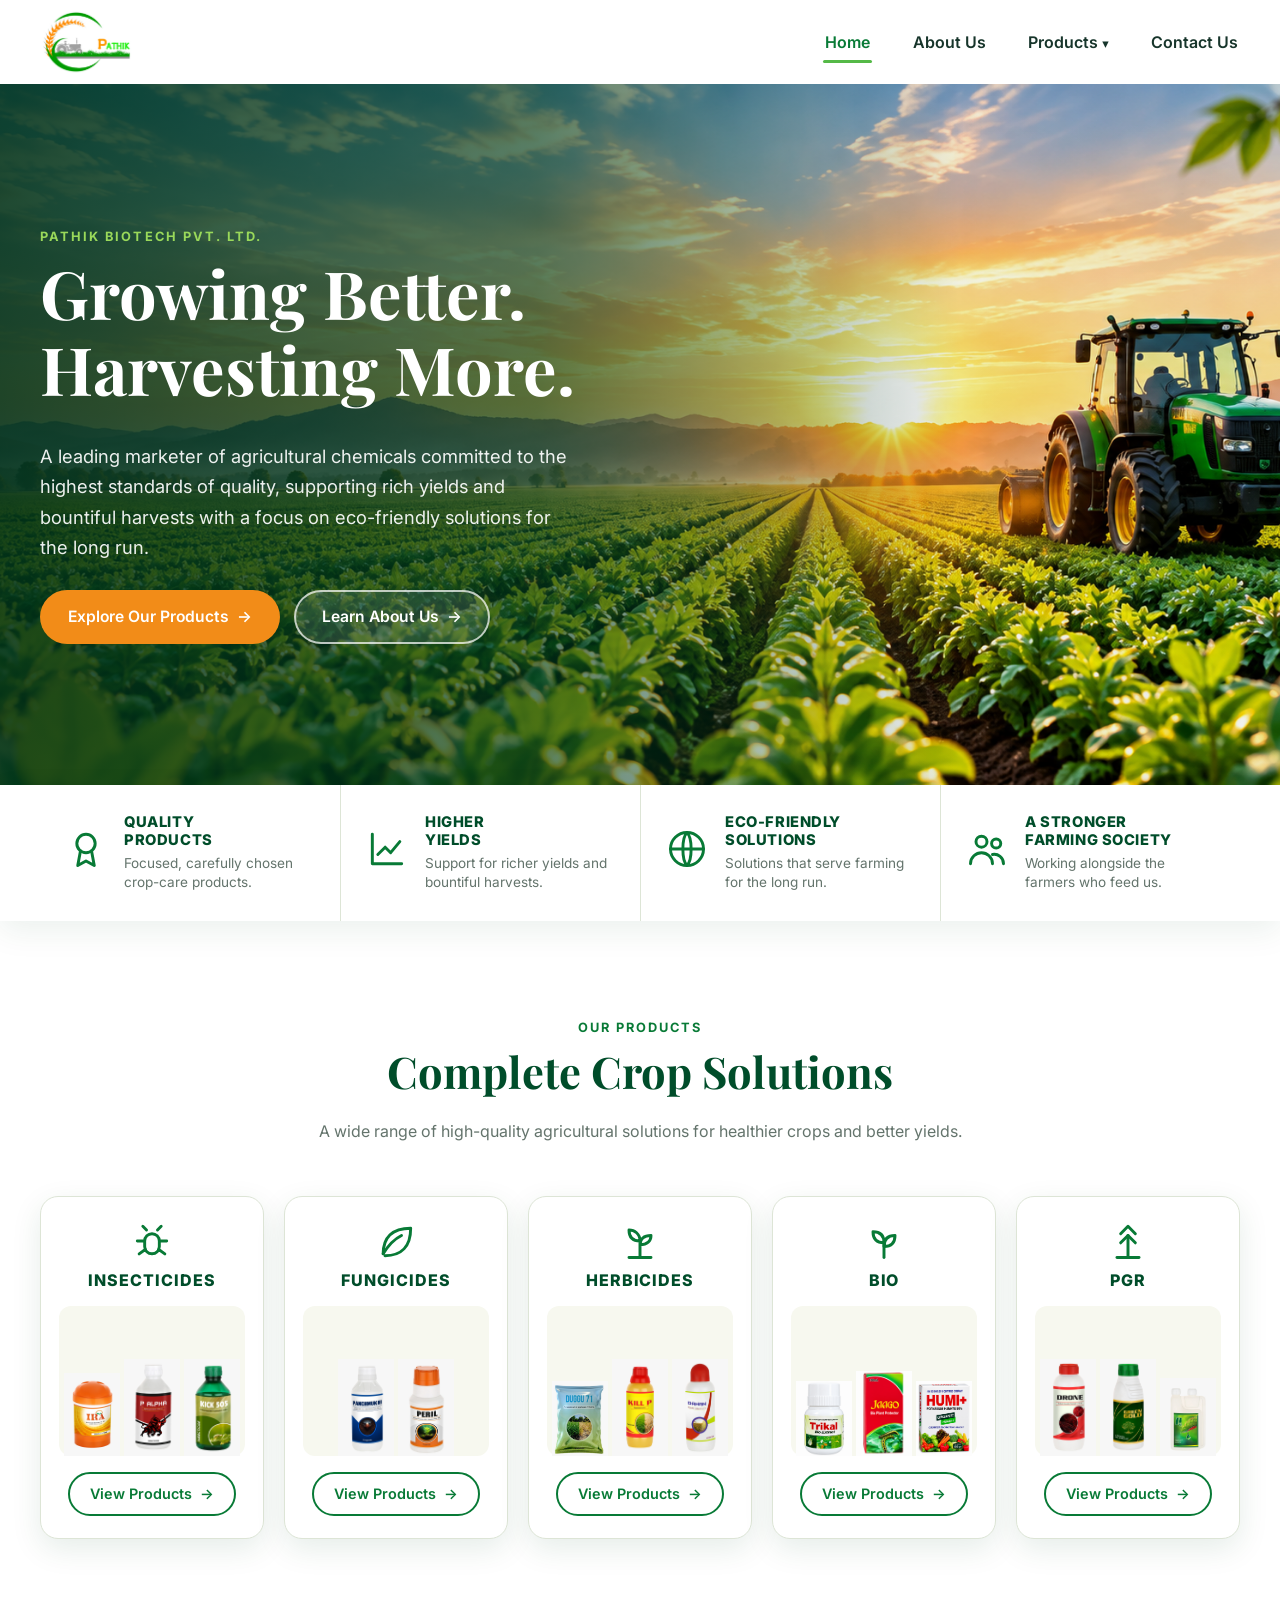
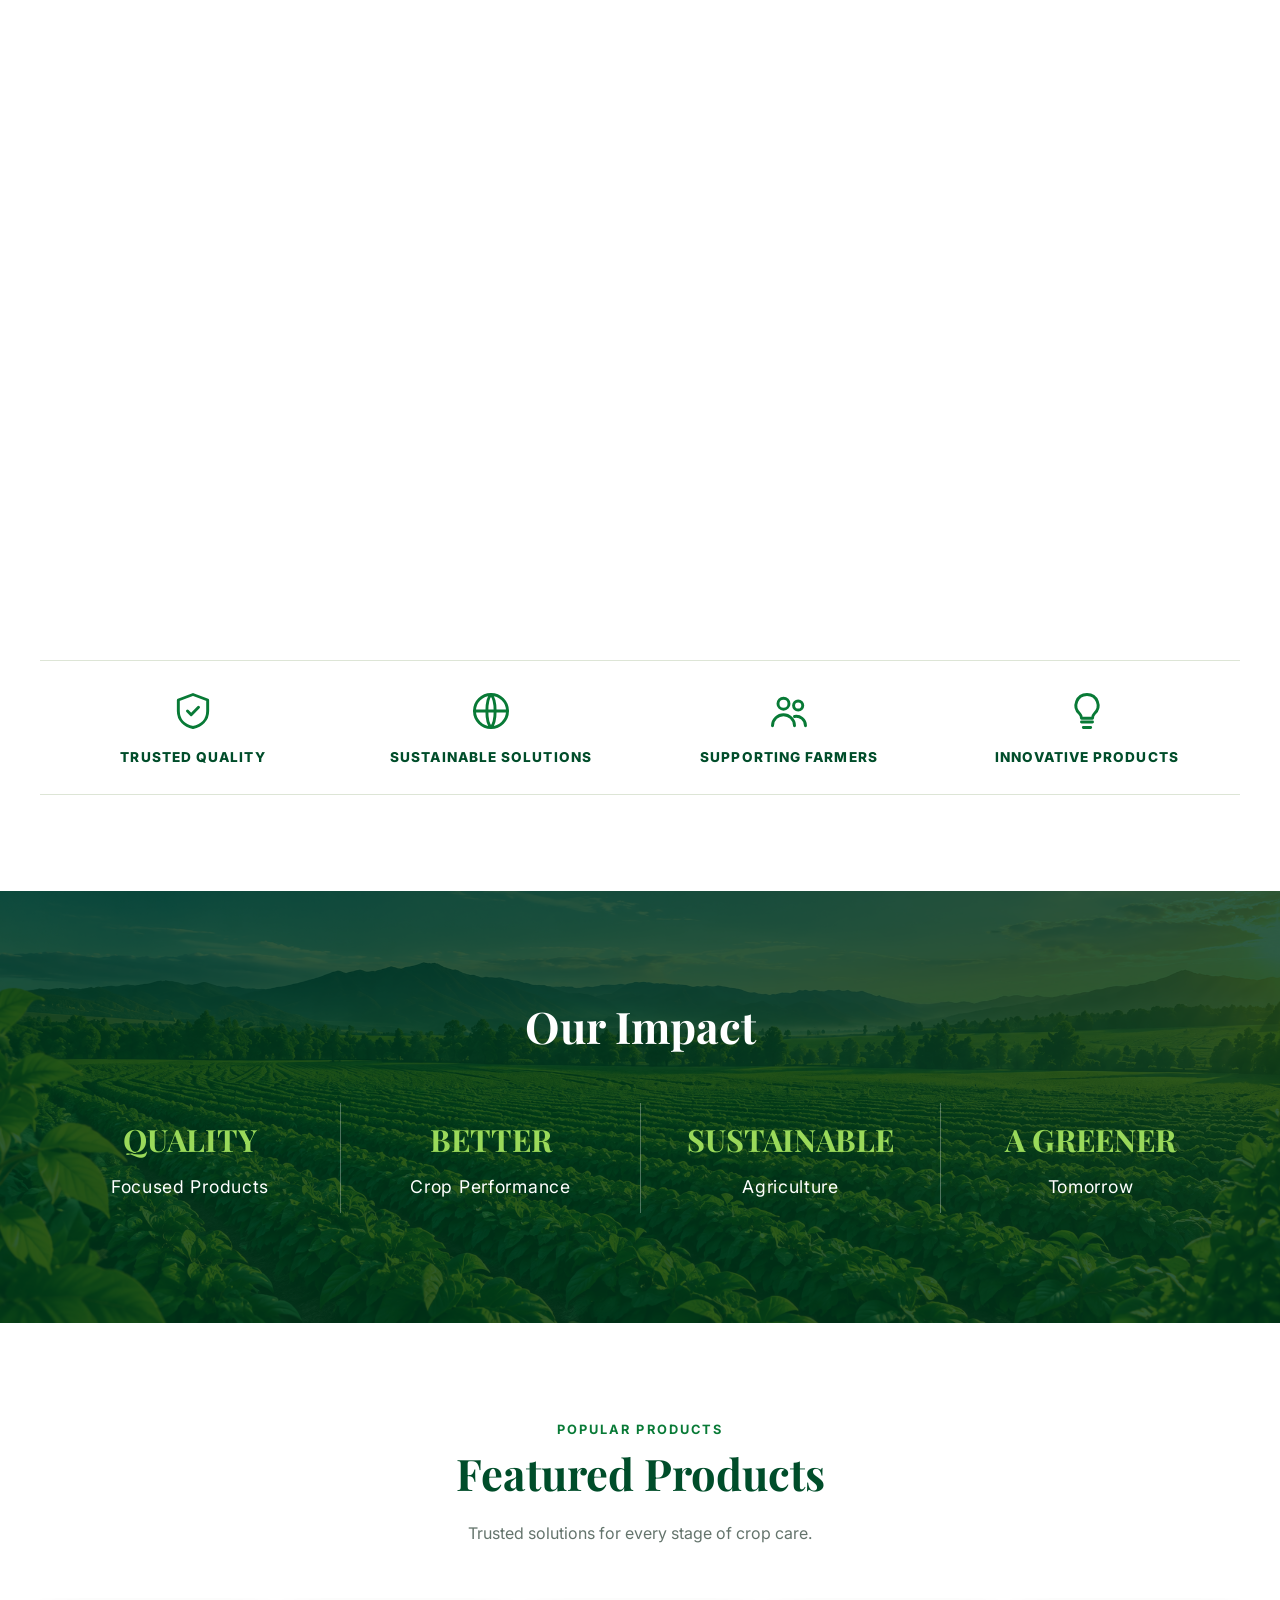
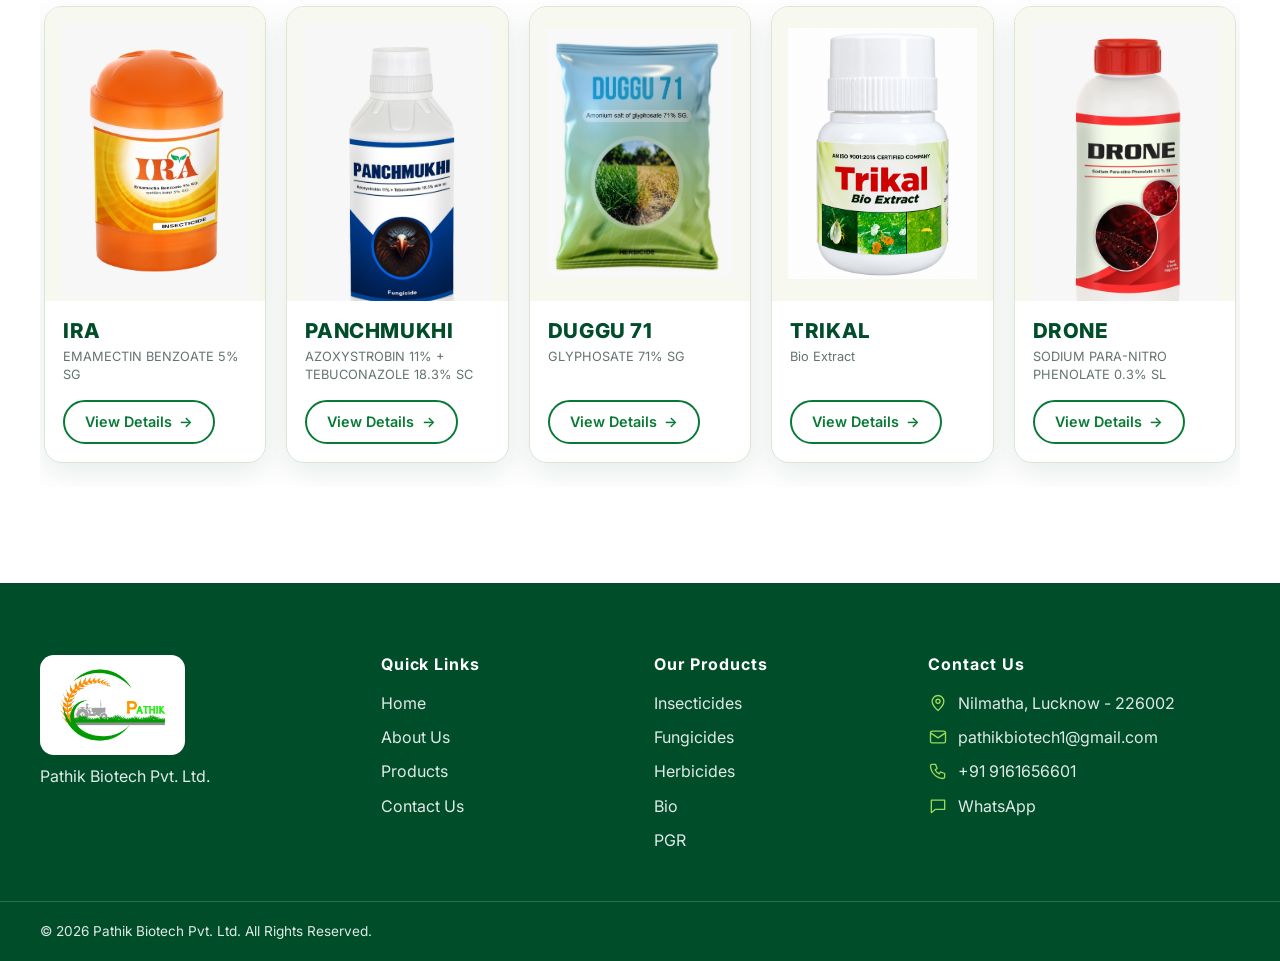
<file: index.html>
<!DOCTYPE html>
<html lang="en">
<head>
  <meta charset="utf-8">
  <meta name="viewport" content="width=device-width, initial-scale=1">
  <title>Pathik Biotech Pvt. Ltd. | Agricultural Solutions &amp; Crop Care Products</title>
  <meta name="description" content="Pathik Biotech Pvt. Ltd. provides quality agricultural solutions including insecticides, fungicides, herbicides, bio products and plant growth regulators for healthier crops and better agricultural outcomes.">
  <link rel="canonical" href="https://www.example.com/index.html"><!-- TODO: replace with live domain -->
  <meta property="og:type" content="website">
  <meta property="og:title" content="Pathik Biotech Pvt. Ltd. | Agricultural Solutions &amp; Crop Care Products">
  <meta property="og:description" content="Pathik Biotech Pvt. Ltd. provides quality agricultural solutions including insecticides, fungicides, herbicides, bio products and plant growth regulators for healthier crops and better agricultural outcomes.">
  <meta property="og:image" content="assets/logo/pathik-logo.png">
  <link rel="icon" type="image/png" href="assets/logo/pathik-logo.png">
  <link rel="preconnect" href="https://fonts.googleapis.com">
  <link rel="preconnect" href="https://fonts.gstatic.com" crossorigin>
  <link href="https://fonts.googleapis.com/css2?family=Inter:wght@400;500;600;700&family=Playfair+Display:wght@600;700;800&display=swap" rel="stylesheet">
  <link rel="stylesheet" href="css/style.css">
  <link rel="stylesheet" href="css/responsive.css">
  <link rel="stylesheet" href="css/animations.css">
</head>
<body data-page="home">
<div id="site-header"></div>

<main id="main">
  <section class="hero" aria-labelledby="hero-title">
    <img class="hero-bg" src="assets/images/hero.jpg" alt="" width="1920" height="900" fetchpriority="high">
    <div class="container hero-inner">
      <div class="hero-copy">
        <p class="eyebrow eyebrow-light">PATHIK BIOTECH PVT. LTD.</p>
        <h1 id="hero-title">Growing Better.<br>Harvesting More.</h1>
        <p class="hero-text">A leading marketer of agricultural chemicals committed to the highest standards of quality, supporting rich yields and bountiful harvests with a focus on eco-friendly solutions for the long run.</p>
        <div class="btn-row">
          <a class="btn btn-accent" href="products.html">Explore Our Products <span aria-hidden="true">→</span></a>
          <a class="btn btn-light" href="about.html">Learn About Us <span aria-hidden="true">→</span></a>
        </div>
      </div>
    </div>
  </section>

  <section class="benefits" aria-label="Why choose Pathik Biotech">
    <div class="container"><ul class="benefit-list" id="benefits-icons"><li class="benefit"><span data-icon="award"></span><div><h3>QUALITY<br>PRODUCTS</h3><p>Focused, carefully chosen crop-care products.</p></div></li><li class="benefit"><span data-icon="chart"></span><div><h3>HIGHER<br>YIELDS</h3><p>Support for richer yields and bountiful harvests.</p></div></li><li class="benefit"><span data-icon="globe"></span><div><h3>ECO-FRIENDLY<br>SOLUTIONS</h3><p>Solutions that serve farming for the long run.</p></div></li><li class="benefit"><span data-icon="people"></span><div><h3>A STRONGER<br>FARMING SOCIETY</h3><p>Working alongside the farmers who feed us.</p></div></li></ul></div>
  </section>

  <section class="section" id="products" aria-labelledby="products-title">
    <div class="container">
      <header class="section-head reveal">
        <p class="eyebrow">OUR PRODUCTS</p>
        <h2 id="products-title">Complete Crop Solutions</h2>
        <p>A wide range of high-quality agricultural solutions for healthier crops and better yields.</p>
      </header>
      <div class="category-grid" id="category-grid"></div>
    </div>
  </section>

  <section class="section about-home" aria-labelledby="about-title">
    <div class="container about-grid">
      <div class="about-media reveal"><img src="assets/images/about.jpg" alt="Young plant growing in healthy soil" loading="lazy" width="1000" height="800"></div>
      <div class="about-copy reveal">
        <p class="eyebrow">ABOUT US</p>
        <h2 id="about-title">Pathik Biotech Pvt. Ltd.</h2>
        <p>A leading marketer of agricultural chemicals, we offer high standards of quality products that help support rich yields and bountiful harvests. We recognise the need for eco-friendly solutions that help farming society in the long run.</p>
        <a class="btn btn-primary" href="about.html">Learn More <span aria-hidden="true">→</span></a>
      </div>
    </div>
    <div class="container"><ul class="icon-strip" id="about-icons"><li><span data-icon="shield"></span><h3>TRUSTED QUALITY</h3></li><li><span data-icon="globe"></span><h3>SUSTAINABLE SOLUTIONS</h3></li><li><span data-icon="people"></span><h3>SUPPORTING FARMERS</h3></li><li><span data-icon="bulb"></span><h3>INNOVATIVE PRODUCTS</h3></li></ul></div>
  </section>

  <section class="impact" aria-labelledby="impact-title">
    <img class="impact-bg" src="assets/images/impact.jpg" alt="" loading="lazy" width="1400" height="1000">
    <div class="container impact-inner">
      <h2 id="impact-title">Our Impact</h2>
      <ul class="impact-list"><li class="impact-item reveal"><span class="impact-top">QUALITY</span><span class="impact-bottom">Focused Products</span></li><li class="impact-item reveal"><span class="impact-top">BETTER</span><span class="impact-bottom">Crop Performance</span></li><li class="impact-item reveal"><span class="impact-top">SUSTAINABLE</span><span class="impact-bottom">Agriculture</span></li><li class="impact-item reveal"><span class="impact-top">A GREENER</span><span class="impact-bottom">Tomorrow</span></li></ul>
    </div>
  </section>

  <section class="section" aria-labelledby="featured-title">
    <div class="container">
      <header class="section-head reveal">
        <p class="eyebrow">POPULAR PRODUCTS</p>
        <h2 id="featured-title">Featured Products</h2>
        <p>Trusted solutions for every stage of crop care.</p>
      </header>
      <div class="carousel" id="featured-carousel" role="region" aria-roledescription="carousel" aria-label="Featured products">
        <button class="carousel-btn carousel-prev" type="button" aria-label="Previous products"><span aria-hidden="true">‹</span></button>
        <div class="carousel-track" tabindex="0" aria-live="polite"></div>
        <button class="carousel-btn carousel-next" type="button" aria-label="Next products"><span aria-hidden="true">›</span></button>
      </div>
    </div>
  </section>
</main>
<div id="site-footer"></div>
<script src="js/products.js"></script>
<script src="js/main.js"></script>
<script src="js/carousel.js"></script>
</body>
</html>
</file>
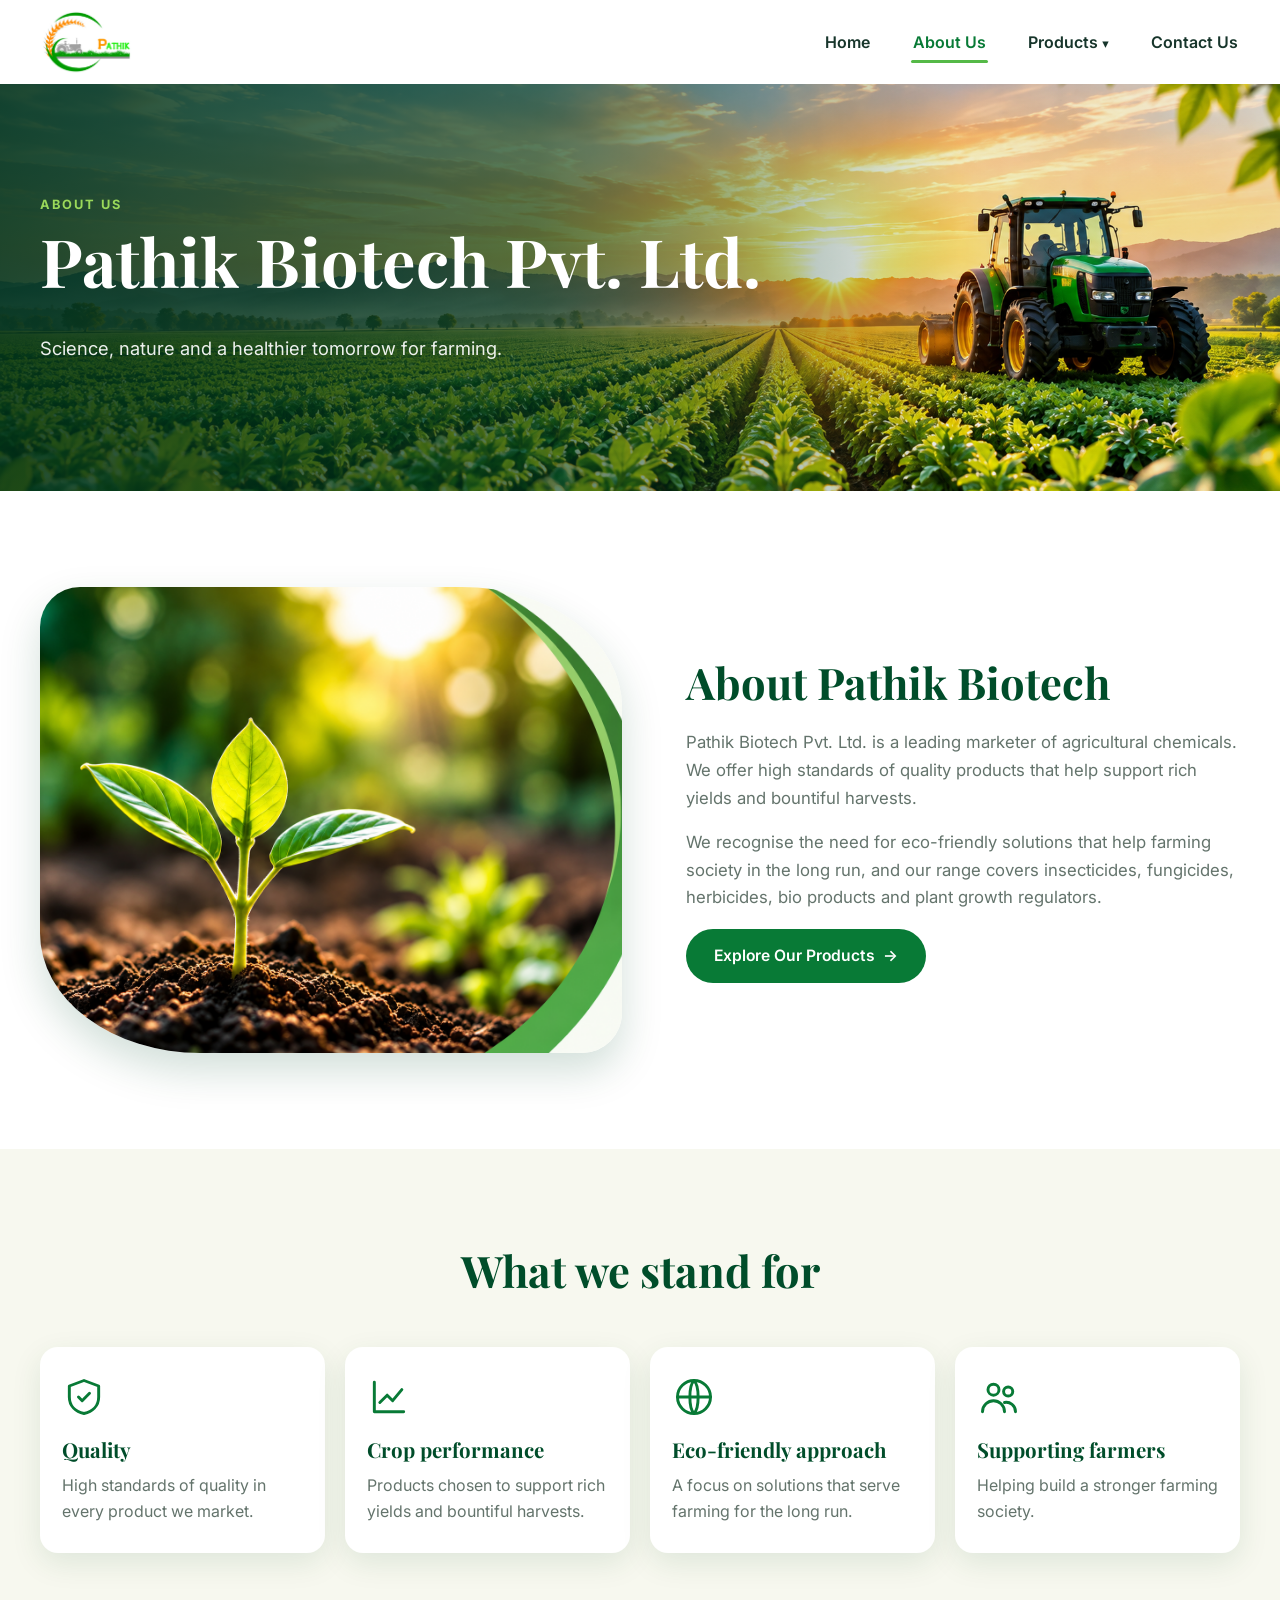
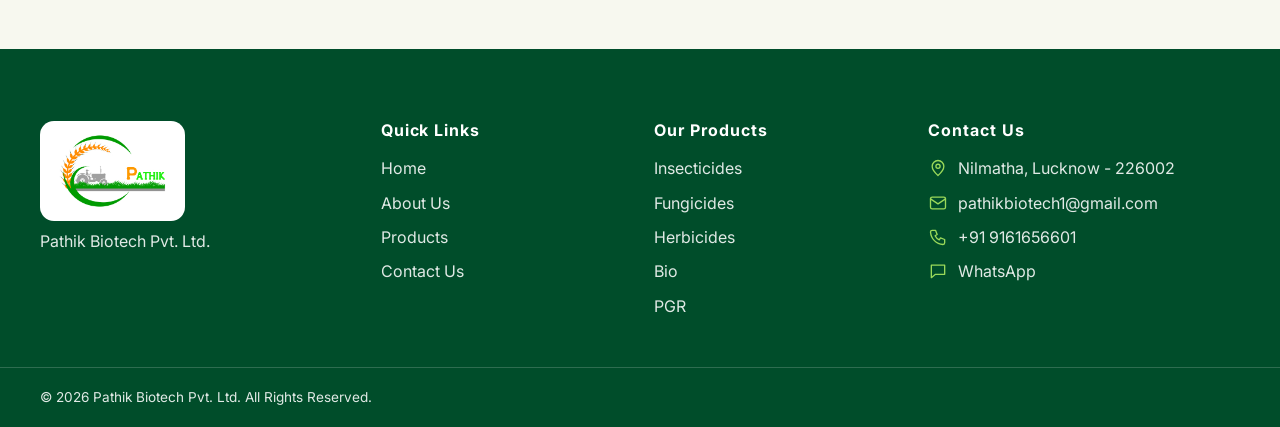
<file: about.html>
<!DOCTYPE html>
<html lang="en">
<head>
  <meta charset="utf-8">
  <meta name="viewport" content="width=device-width, initial-scale=1">
  <title>About Us | Pathik Biotech Pvt. Ltd.</title>
  <meta name="description" content="Learn about Pathik Biotech Pvt. Ltd., a marketer of agricultural chemicals focused on quality, crop performance and eco-friendly solutions.">
  <link rel="canonical" href="https://www.example.com/about.html"><!-- TODO: replace with live domain -->
  <meta property="og:type" content="website">
  <meta property="og:title" content="About Us | Pathik Biotech Pvt. Ltd.">
  <meta property="og:description" content="Learn about Pathik Biotech Pvt. Ltd., a marketer of agricultural chemicals focused on quality, crop performance and eco-friendly solutions.">
  <meta property="og:image" content="assets/logo/pathik-logo.png">
  <link rel="icon" type="image/png" href="assets/logo/pathik-logo.png">
  <link rel="preconnect" href="https://fonts.googleapis.com">
  <link rel="preconnect" href="https://fonts.gstatic.com" crossorigin>
  <link href="https://fonts.googleapis.com/css2?family=Inter:wght@400;500;600;700&family=Playfair+Display:wght@600;700;800&display=swap" rel="stylesheet">
  <link rel="stylesheet" href="css/style.css">
  <link rel="stylesheet" href="css/responsive.css">
  <link rel="stylesheet" href="css/animations.css">
</head>
<body data-page="about">
<div id="site-header"></div>

<main id="main">
  <section class="page-banner" aria-labelledby="page-title">
    <img class="hero-bg" src="assets/images/hero.jpg" alt="" width="1920" height="900">
    <div class="container"><p class="eyebrow eyebrow-light">ABOUT US</p><h1 id="page-title">Pathik Biotech Pvt. Ltd.</h1>
    <p class="hero-text">Science, nature and a healthier tomorrow for farming.</p></div>
  </section>
  <section class="section">
    <div class="container about-grid">
      <div class="about-media"><img src="assets/images/about.jpg" alt="Young plant growing in healthy soil" loading="lazy" width="1000" height="800"></div>
      <div class="about-copy">
        <h2>About Pathik Biotech</h2>
        <p>Pathik Biotech Pvt. Ltd. is a leading marketer of agricultural chemicals. We offer high standards of quality products that help support rich yields and bountiful harvests.</p>
        <p>We recognise the need for eco-friendly solutions that help farming society in the long run, and our range covers insecticides, fungicides, herbicides, bio products and plant growth regulators.</p>
        <a class="btn btn-primary" href="products.html">Explore Our Products <span aria-hidden="true">→</span></a>
      </div>
    </div>
  </section>
  <section class="section section-cream" aria-labelledby="values-title">
    <div class="container">
      <header class="section-head"><h2 id="values-title">What we stand for</h2></header>
      <div class="values-grid">
        <article class="value-card"><span data-icon="shield"></span><h3>Quality</h3><p>High standards of quality in every product we market.</p></article>
        <article class="value-card"><span data-icon="chart"></span><h3>Crop performance</h3><p>Products chosen to support rich yields and bountiful harvests.</p></article>
        <article class="value-card"><span data-icon="globe"></span><h3>Eco-friendly approach</h3><p>A focus on solutions that serve farming for the long run.</p></article>
        <article class="value-card"><span data-icon="people"></span><h3>Supporting farmers</h3><p>Helping build a stronger farming society.</p></article>
      </div>
    </div>
  </section>
</main>
<div id="site-footer"></div>
<script src="js/products.js"></script>
<script src="js/main.js"></script>
</body>
</html>
</file>
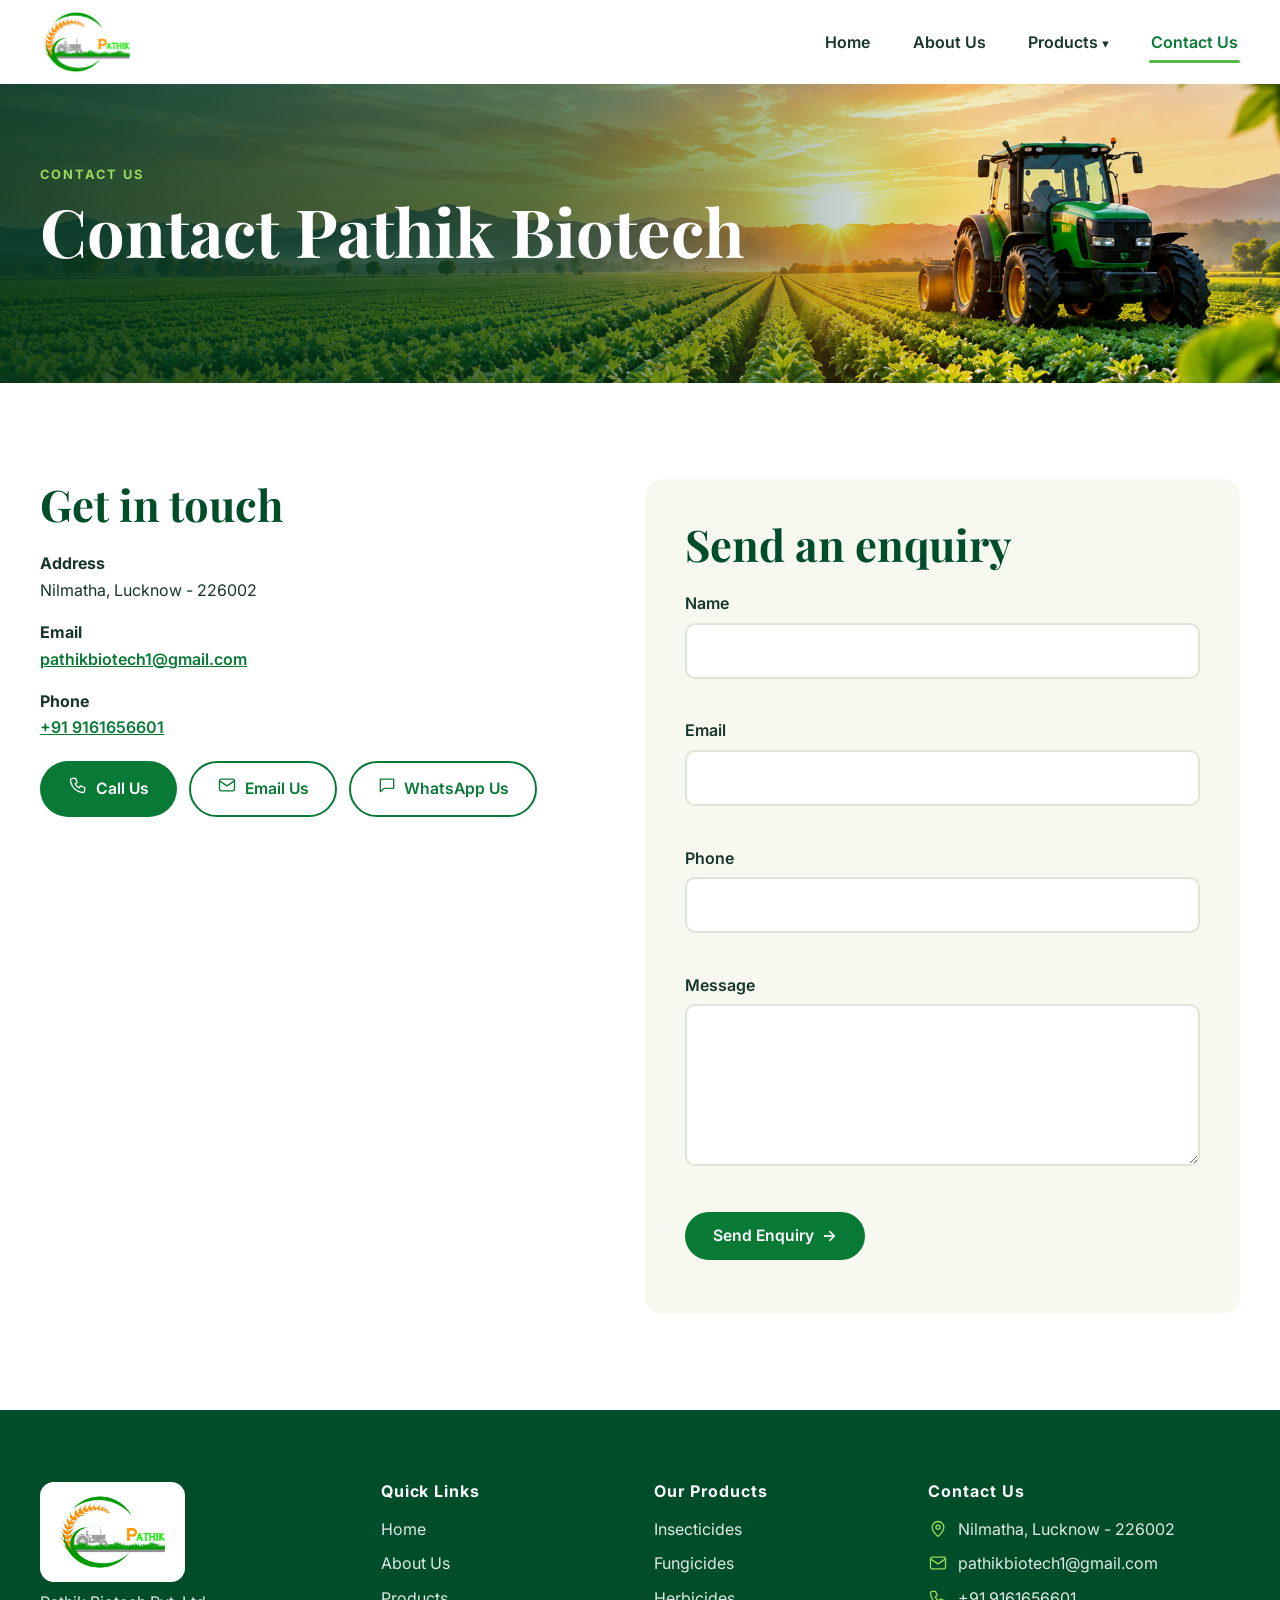
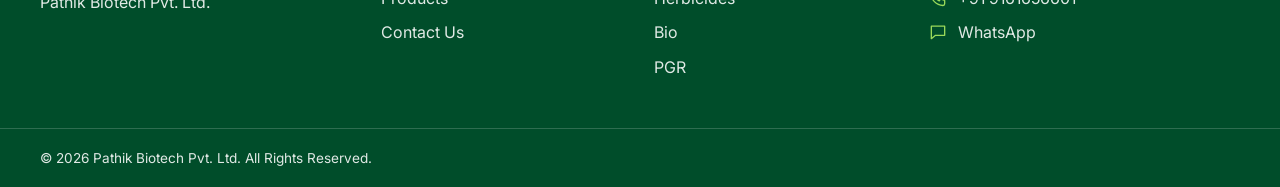
<file: contact.html>
<!DOCTYPE html>
<html lang="en">
<head>
  <meta charset="utf-8">
  <meta name="viewport" content="width=device-width, initial-scale=1">
  <title>Contact Us | Pathik Biotech Pvt. Ltd.</title>
  <meta name="description" content="Contact Pathik Biotech Pvt. Ltd., Nilmatha, Lucknow. Call, email or WhatsApp us.">
  <link rel="canonical" href="https://www.example.com/contact.html"><!-- TODO: replace with live domain -->
  <meta property="og:type" content="website">
  <meta property="og:title" content="Contact Us | Pathik Biotech Pvt. Ltd.">
  <meta property="og:description" content="Contact Pathik Biotech Pvt. Ltd., Nilmatha, Lucknow. Call, email or WhatsApp us.">
  <meta property="og:image" content="assets/logo/pathik-logo.png">
  <link rel="icon" type="image/png" href="assets/logo/pathik-logo.png">
  <link rel="preconnect" href="https://fonts.googleapis.com">
  <link rel="preconnect" href="https://fonts.gstatic.com" crossorigin>
  <link href="https://fonts.googleapis.com/css2?family=Inter:wght@400;500;600;700&family=Playfair+Display:wght@600;700;800&display=swap" rel="stylesheet">
  <link rel="stylesheet" href="css/style.css">
  <link rel="stylesheet" href="css/responsive.css">
  <link rel="stylesheet" href="css/animations.css">
</head>
<body data-page="contact">
<div id="site-header"></div>

<main id="main">
  <section class="page-banner page-banner-sm" aria-labelledby="page-title">
    <img class="hero-bg" src="assets/images/hero.jpg" alt="" width="1920" height="900">
    <div class="container"><p class="eyebrow eyebrow-light">CONTACT US</p><h1 id="page-title">Contact Pathik Biotech</h1></div>
  </section>
  <section class="section">
    <div class="container contact-grid">
      <div class="contact-info">
        <h2>Get in touch</h2>
        <address>
          <p><strong>Address</strong><br>Nilmatha, Lucknow - 226002</p>
          <p><strong>Email</strong><br><a href="mailto:pathikbiotech1@gmail.com">pathikbiotech1@gmail.com</a></p>
          <p><strong>Phone</strong><br><a href="tel:+919161656601">+91 9161656601</a></p>
        </address>
        <div class="contact-actions">
          <a class="btn btn-primary" href="tel:+919161656601"><span data-icon="phone"></span> Call Us</a>
          <a class="btn btn-outline" href="mailto:pathikbiotech1@gmail.com"><span data-icon="mail"></span> Email Us</a>
          <a class="btn btn-outline" href="https://wa.me/919161656601" target="_blank" rel="noopener"><span data-icon="chat"></span> WhatsApp Us</a>
        </div>
      </div>
      <form class="contact-form" id="enquiry-form" novalidate>
        <h2>Send an enquiry</h2>
        <div class="field"><label for="name">Name</label><input id="name" name="name" type="text" autocomplete="name" required aria-describedby="err-name"><p class="field-error" id="err-name"></p></div>
        <div class="field"><label for="email">Email</label><input id="email" name="email" type="email" autocomplete="email" required aria-describedby="err-email"><p class="field-error" id="err-email"></p></div>
        <div class="field"><label for="phone">Phone</label><input id="phone" name="phone" type="tel" autocomplete="tel" required aria-describedby="err-phone"><p class="field-error" id="err-phone"></p></div>
        <div class="field"><label for="message">Message</label><textarea id="message" name="message" rows="5" required aria-describedby="err-message"></textarea><p class="field-error" id="err-message"></p></div>
        <button class="btn btn-primary" type="submit">Send Enquiry <span aria-hidden="true">→</span></button>
        <p class="form-status" id="form-status" role="status" aria-live="polite"></p>
      </form>
    </div>
  </section>
</main>
<div id="site-footer"></div>
<script src="js/products.js"></script>
<script src="js/main.js"></script>
<script src="js/contact.js"></script>
</body>
</html>
</file>
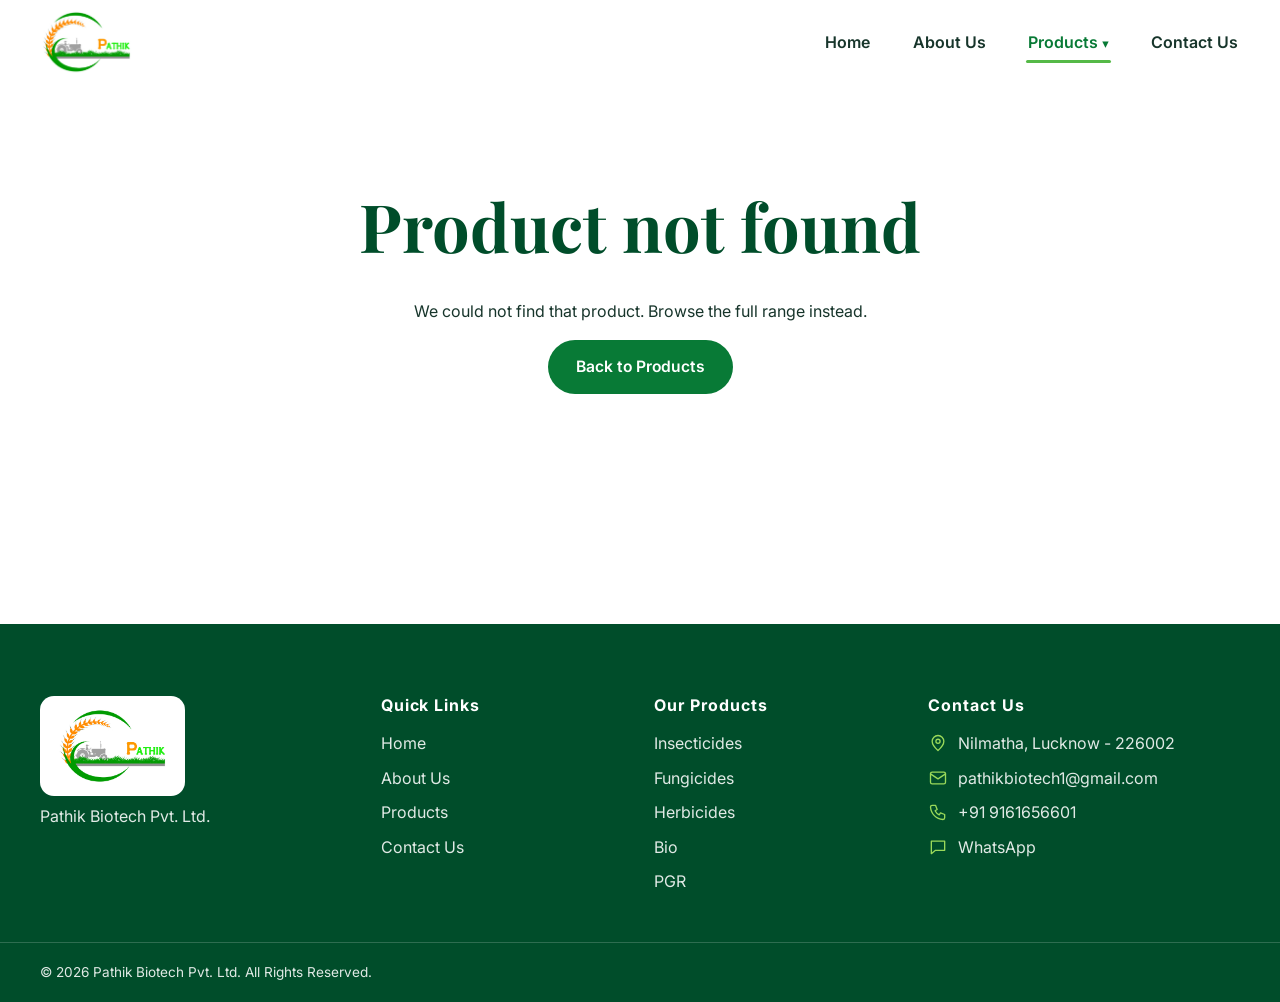
<file: product.html>
<!DOCTYPE html>
<html lang="en">
<head>
  <meta charset="utf-8">
  <meta name="viewport" content="width=device-width, initial-scale=1">
  <title>Product | Pathik Biotech Pvt. Ltd.</title>
  <meta name="description" content="Product details from Pathik Biotech Pvt. Ltd.">
  <link rel="canonical" href="https://www.example.com/product.html"><!-- TODO: replace with live domain -->
  <meta property="og:type" content="website">
  <meta property="og:title" content="Product | Pathik Biotech Pvt. Ltd.">
  <meta property="og:description" content="Product details from Pathik Biotech Pvt. Ltd.">
  <meta property="og:image" content="assets/logo/pathik-logo.png">
  <link rel="icon" type="image/png" href="assets/logo/pathik-logo.png">
  <link rel="preconnect" href="https://fonts.googleapis.com">
  <link rel="preconnect" href="https://fonts.gstatic.com" crossorigin>
  <link href="https://fonts.googleapis.com/css2?family=Inter:wght@400;500;600;700&family=Playfair+Display:wght@600;700;800&display=swap" rel="stylesheet">
  <link rel="stylesheet" href="css/style.css">
  <link rel="stylesheet" href="css/responsive.css">
  <link rel="stylesheet" href="css/animations.css">
</head>
<body data-page="products">
<div id="site-header"></div>

<main id="main"><div id="product-detail" class="detail-wrap"><div class="container"><p>Loading product…</p></div></div></main>
<div id="site-footer"></div>
<script src="js/products.js"></script>
<script src="js/main.js"></script>
<script src="js/product-details.js"></script>
</body>
</html>
</file>
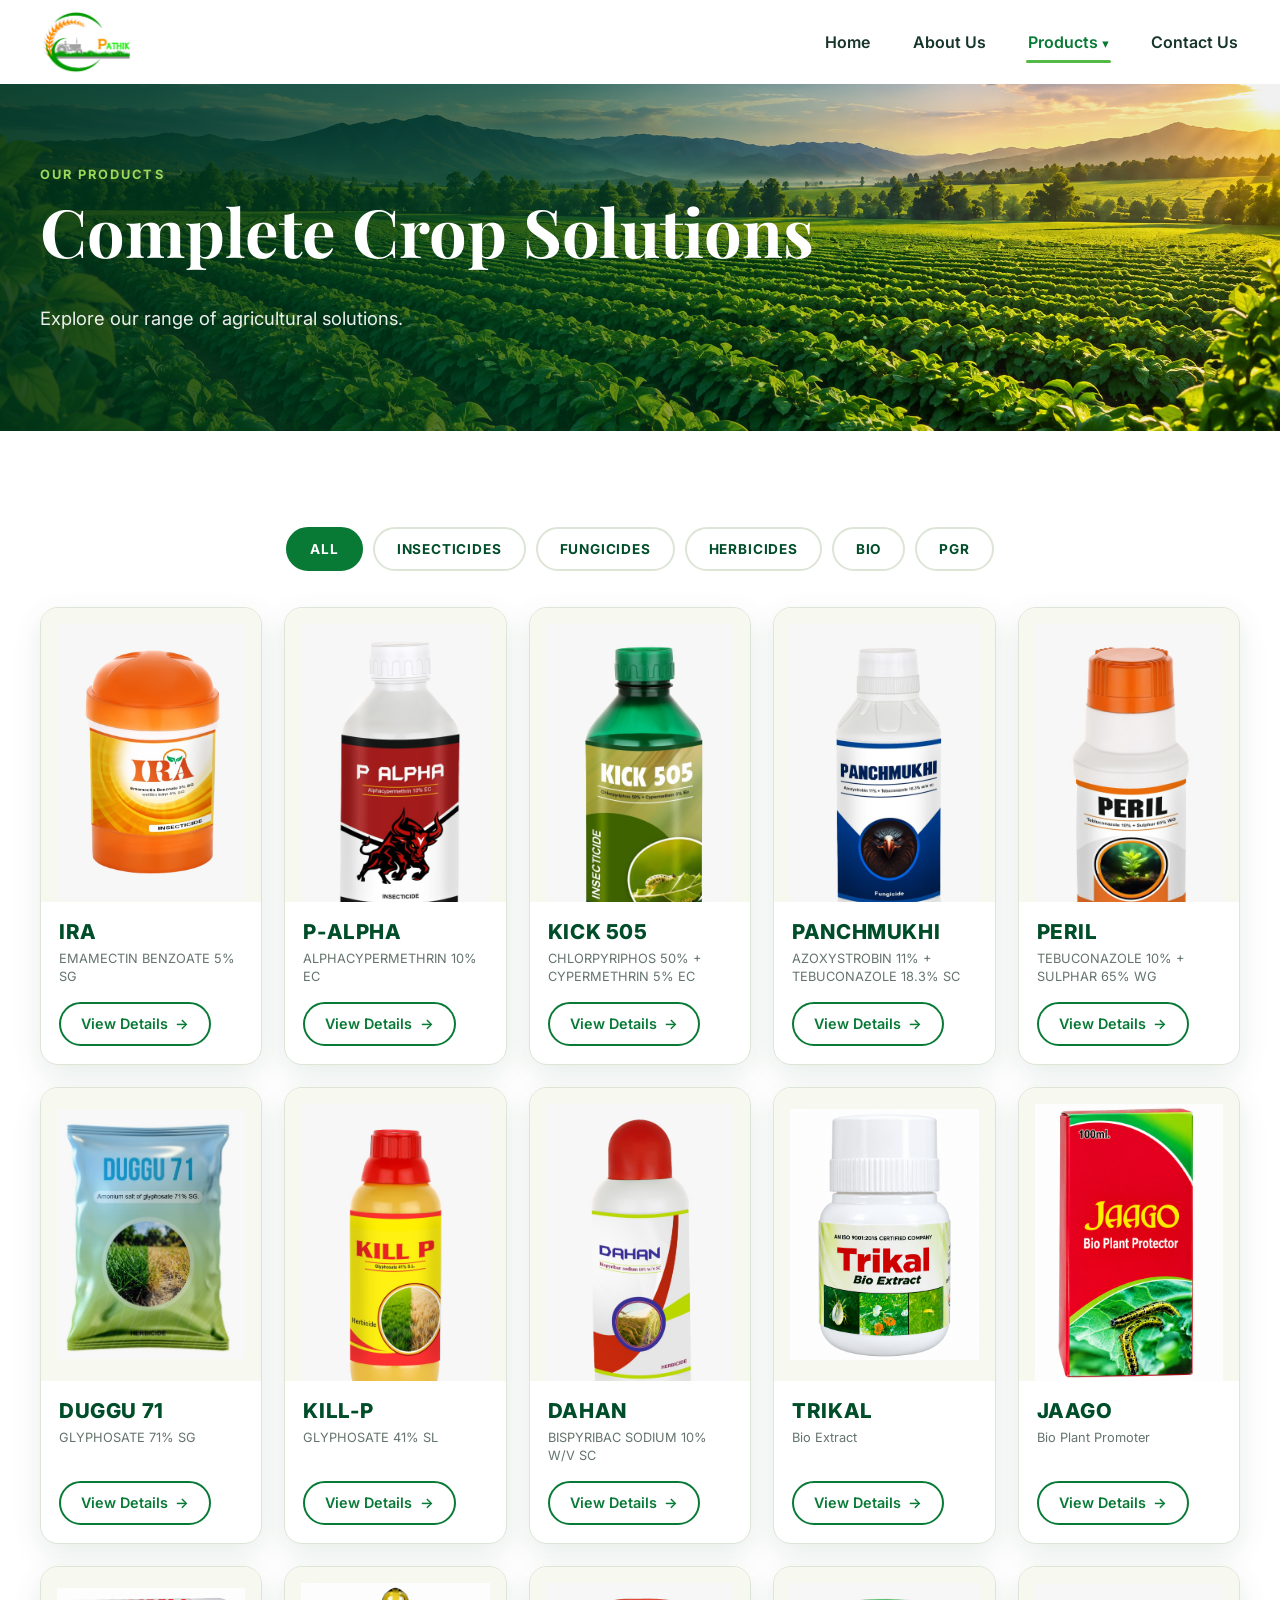
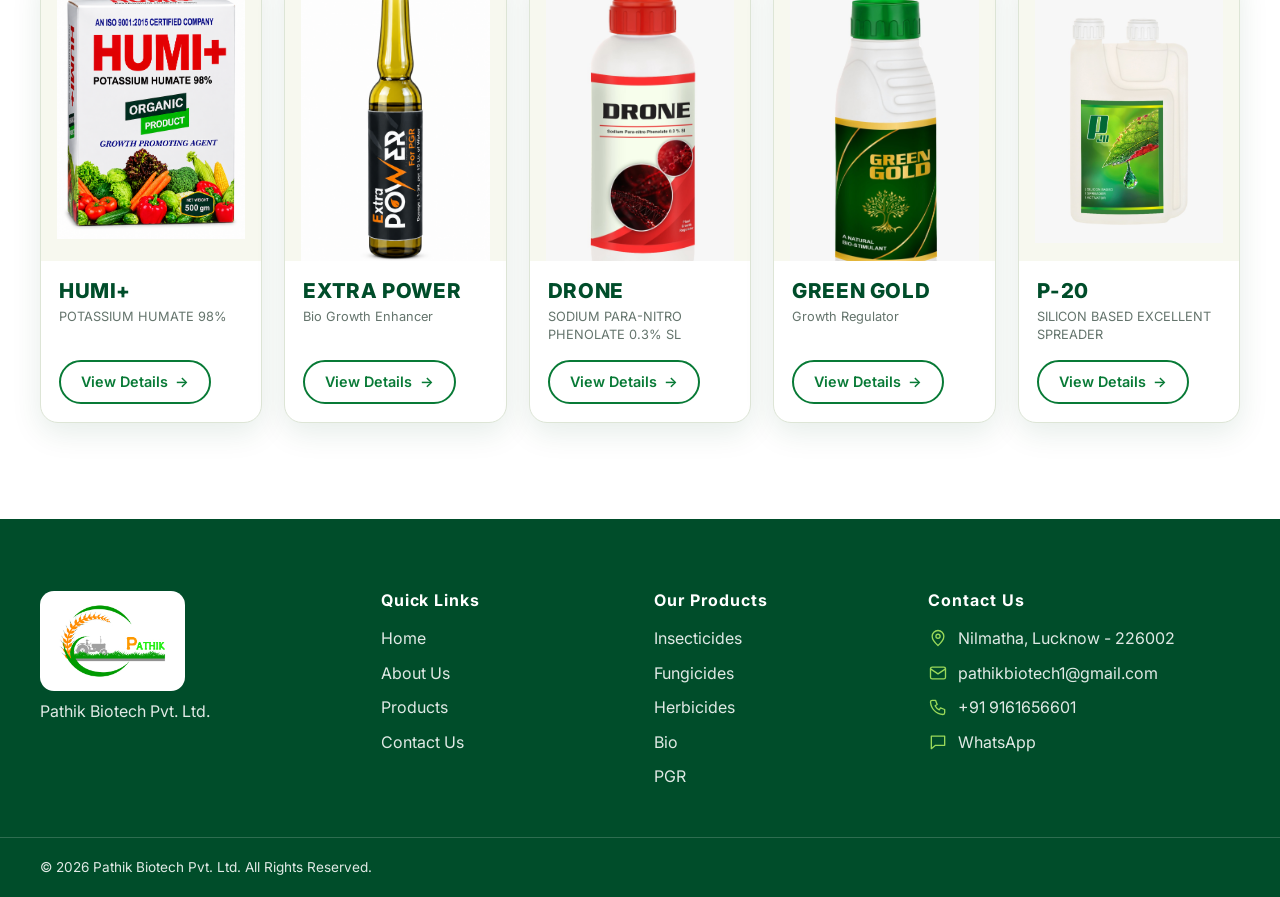
<file: products.html>
<!DOCTYPE html>
<html lang="en">
<head>
  <meta charset="utf-8">
  <meta name="viewport" content="width=device-width, initial-scale=1">
  <title>Our Products | Pathik Biotech Pvt. Ltd.</title>
  <meta name="description" content="Explore Pathik Biotech insecticides, fungicides, herbicides, bio products and plant growth regulators.">
  <link rel="canonical" href="https://www.example.com/products.html"><!-- TODO: replace with live domain -->
  <meta property="og:type" content="website">
  <meta property="og:title" content="Our Products | Pathik Biotech Pvt. Ltd.">
  <meta property="og:description" content="Explore Pathik Biotech insecticides, fungicides, herbicides, bio products and plant growth regulators.">
  <meta property="og:image" content="assets/logo/pathik-logo.png">
  <link rel="icon" type="image/png" href="assets/logo/pathik-logo.png">
  <link rel="preconnect" href="https://fonts.googleapis.com">
  <link rel="preconnect" href="https://fonts.gstatic.com" crossorigin>
  <link href="https://fonts.googleapis.com/css2?family=Inter:wght@400;500;600;700&family=Playfair+Display:wght@600;700;800&display=swap" rel="stylesheet">
  <link rel="stylesheet" href="css/style.css">
  <link rel="stylesheet" href="css/responsive.css">
  <link rel="stylesheet" href="css/animations.css">
</head>
<body data-page="products">
<div id="site-header"></div>

<main id="main">
  <section class="page-banner page-banner-sm" aria-labelledby="page-title">
    <img class="hero-bg" src="assets/images/impact.jpg" alt="" width="1400" height="1000">
    <div class="container"><p class="eyebrow eyebrow-light">OUR PRODUCTS</p><h1 id="page-title">Complete Crop Solutions</h1>
    <p class="hero-text">Explore our range of agricultural solutions.</p></div>
  </section>
  <section class="section">
    <div class="container">
      <nav aria-label="Product categories"><div class="filter-bar" id="filter-bar"></div></nav>
      <p class="sr-only" id="filter-status" role="status" aria-live="polite"></p>
      <div class="product-grid" id="product-grid"></div>
    </div>
  </section>
</main>
<div id="site-footer"></div>
<script src="js/products.js"></script>
<script src="js/main.js"></script>
<script src="js/product-details.js"></script>
</body>
</html>
</file>
<file: css/style.css>
/* ==========================================================
   style.css — Pathik Biotech Pvt. Ltd.
   Tokens → base → layout → components → pages
   ========================================================== */
:root {
  --green-900: #004D2A; --green-700: #087A36; --green-500: #55B947; --green-300: #9AD95A;
  --orange: #F28C18; --cream: #F7F8EF; --white: #FFFFFF;
  --text: #17352B; --text-soft: #64746C; --line: #DDE5D6;
  --font-head: "Playfair Display", Georgia, "Times New Roman", serif;
  --font-body: "Inter", system-ui, -apple-system, "Segoe UI", Roboto, Arial, sans-serif;
  --radius: 18px; --radius-sm: 12px;
  --shadow: 0 10px 30px rgba(0, 77, 42, .10); --shadow-lg: 0 18px 40px rgba(0, 77, 42, .18);
  --header-h: 84px; --container: 1280px; --gutter: clamp(16px, 4vw, 40px);
}
*, *::before, *::after { box-sizing: border-box; }
html { scroll-behavior: smooth; -webkit-text-size-adjust: 100%; scroll-padding-top: calc(var(--header-h) + 12px); }
body { margin: 0; font-family: var(--font-body); color: var(--text); background: var(--white); line-height: 1.65; overflow-x: hidden; }
body.no-scroll { overflow: hidden; }
img { max-width: 100%; height: auto; display: block; }
a { color: inherit; text-decoration-thickness: 1px; }
ul, ol { margin: 0; padding: 0; list-style: none; }
h1, h2, h3 { font-family: var(--font-head); line-height: 1.15; margin: 0 0 .5em; color: var(--green-900); }
h1 { font-size: clamp(2.2rem, 5.2vw, 4.5rem); }
h2 { font-size: clamp(1.7rem, 3.4vw, 2.8rem); }
h3 { font-size: clamp(1.05rem, 1.6vw, 1.3rem); }
p { margin: 0 0 1em; }
:focus-visible { outline: 3px solid var(--orange); outline-offset: 3px; border-radius: 6px; }
.sr-only { position: absolute; width: 1px; height: 1px; overflow: hidden; clip: rect(0 0 0 0); white-space: nowrap; }
.skip-link { position: absolute; left: -999px; top: 8px; background: var(--green-900); color: #fff; padding: 10px 16px; z-index: 200; border-radius: 8px; }
.skip-link:focus { left: 8px; }
.container { width: 100%; max-width: var(--container); margin-inline: auto; padding-inline: var(--gutter); }
.section { padding-block: clamp(48px, 8vw, 96px); }
.section-cream { background: var(--cream); }
.section-head { text-align: center; max-width: 680px; margin: 0 auto clamp(28px, 5vw, 52px); }
.section-head p:last-child { color: var(--text-soft); }
.eyebrow { font-size: .8rem; font-weight: 700; letter-spacing: .16em; color: var(--green-700); margin-bottom: .6em; }
.eyebrow-light { color: var(--green-300); }
.icon { width: 28px; height: 28px; flex: none; }
.icon-lg { width: 44px; height: 44px; }

/* Buttons */
.btn { display: inline-flex; align-items: center; justify-content: center; gap: .5em; min-height: 48px; padding: 12px 26px; border-radius: 999px; font-weight: 600; font-size: .98rem; text-decoration: none; border: 2px solid transparent; cursor: pointer; font-family: inherit; transition: transform .2s, background-color .2s, color .2s, box-shadow .2s, border-color .2s; }
.btn:hover { transform: translateY(-2px); }
.btn .icon { width: 20px; height: 20px; }
.btn-sm { min-height: 44px; padding: 8px 20px; font-size: .9rem; }
.btn-primary { background: var(--green-700); color: #fff; } .btn-primary:hover { background: var(--green-900); box-shadow: var(--shadow); }
.btn-accent { background: var(--orange); color: #fff; } .btn-accent:hover { background: #d97708; box-shadow: 0 10px 24px rgba(0,0,0,.25); }
.btn-light { background: rgba(255,255,255,.12); color: #fff; border-color: rgba(255,255,255,.7); } .btn-light:hover { background: #fff; color: var(--green-900); }
.btn-outline { background: transparent; color: var(--green-700); border-color: var(--green-700); } .btn-outline:hover { background: var(--green-700); color: #fff; }
.btn-ghost { color: var(--green-700); padding-inline: 8px; } .btn-ghost:hover { color: var(--green-900); transform: none; }
.btn-row { display: flex; flex-wrap: wrap; gap: 14px; margin-top: 28px; }

/* Header */
.site-header { position: sticky; top: 0; z-index: 100; background: #fff; transition: box-shadow .3s; }
.site-header.is-scrolled { box-shadow: 0 4px 18px rgba(0, 40, 20, .12); }
.header-inner { display: flex; align-items: center; justify-content: space-between; min-height: var(--header-h); gap: 20px; }
.brand img { height: 66px; width: auto; }
.nav-list { display: flex; align-items: center; gap: clamp(20px, 3vw, 44px); }
.nav-list > li { position: relative; }
.nav-list > li > a { display: block; padding: 10px 2px; font-weight: 600; text-decoration: none; position: relative; }
.nav-list > li > a::after { content: ""; position: absolute; left: 0; right: 0; bottom: 2px; height: 3px; border-radius: 3px; background: var(--green-500); transform: scaleX(0); transform-origin: left; transition: transform .25s; }
.nav-list > li > a:hover::after, .nav-list > li > a.is-active::after { transform: scaleX(1); }
.nav-list > li > a.is-active { color: var(--green-700); }
.caret { font-size: .8em; }
.dropdown { position: absolute; top: calc(100% + 6px); left: -16px; min-width: 210px; background: #fff; border-radius: var(--radius-sm); box-shadow: var(--shadow-lg); padding: 8px; opacity: 0; visibility: hidden; transform: translateY(8px); transition: opacity .2s, transform .2s, visibility .2s; }
.has-dropdown:hover .dropdown, .has-dropdown.is-open .dropdown { opacity: 1; visibility: visible; transform: none; }
.dropdown a { display: block; padding: 10px 14px; border-radius: 8px; text-decoration: none; font-weight: 500; }
.dropdown a:hover { background: var(--cream); color: var(--green-700); }
.menu-toggle { display: none; width: 48px; height: 48px; border: 0; background: transparent; cursor: pointer; flex-direction: column; justify-content: center; align-items: center; gap: 6px; border-radius: 10px; }
.menu-toggle span { width: 26px; height: 3px; background: var(--green-900); border-radius: 3px; transition: transform .3s, opacity .2s; }
.menu-open .menu-toggle span:nth-child(1) { transform: translateY(9px) rotate(45deg); }
.menu-open .menu-toggle span:nth-child(2) { opacity: 0; }
.menu-open .menu-toggle span:nth-child(3) { transform: translateY(-9px) rotate(-45deg); }
.mobile-nav { display: none; }

/* Hero */
.hero, .page-banner { position: relative; isolation: isolate; color: #fff; overflow: hidden; background: var(--green-900); }
.hero-bg { position: absolute; inset: 0; width: 100%; height: 100%; object-fit: cover; z-index: -2; }
.hero::before, .page-banner::before { content: ""; position: absolute; inset: 0; z-index: -1; background: linear-gradient(90deg, rgba(0,50,25,.88) 0%, rgba(0,60,30,.65) 42%, rgba(0,0,0,.05) 75%); }
.hero { min-height: clamp(520px, 78vh, 760px); display: flex; align-items: center; }
.hero-inner { padding-block: 64px; }
.hero-copy { max-width: 600px; }
.hero h1, .page-banner h1 { color: #fff; }
.hero-text { font-size: clamp(1rem, 1.5vw, 1.15rem); color: rgba(255,255,255,.92); max-width: 540px; }
.page-banner { padding-block: clamp(56px, 9vw, 110px); }
.page-banner-sm { padding-block: clamp(44px, 7vw, 80px); }

/* Benefits */
.benefits { background: #fff; position: relative; z-index: 2; margin-top: -1px; box-shadow: 0 10px 30px rgba(0,77,42,.08); }
.benefit-list { display: grid; grid-template-columns: repeat(4, 1fr); }
.benefit { display: flex; align-items: center; gap: 16px; padding: 28px 24px; color: var(--green-700); }
.benefit + .benefit { border-left: 1px solid var(--line); }
.benefit h3 { font-family: var(--font-body); font-size: .92rem; font-weight: 800; letter-spacing: .04em; margin: 0 0 4px; color: var(--green-900); line-height: 1.25; }
.benefit p { margin: 0; font-size: .85rem; color: var(--text-soft); line-height: 1.45; }

/* Categories */
.category-grid { display: grid; grid-template-columns: repeat(5, 1fr); gap: 20px; }
.category-card { background: #fff; border: 1px solid var(--line); border-radius: var(--radius); box-shadow: var(--shadow); padding: 22px 18px; text-align: center; display: flex; flex-direction: column; align-items: center; gap: 16px; transition: transform .3s, box-shadow .3s; }
.category-card:hover { transform: translateY(-6px); box-shadow: var(--shadow-lg); }
.category-head { display: flex; flex-direction: column; align-items: center; gap: 8px; color: var(--green-700); }
.category-head h3 { font-family: var(--font-body); font-weight: 800; letter-spacing: .06em; font-size: 1rem; margin: 0; }
.category-thumbs { display: flex; justify-content: center; align-items: flex-end; gap: 4px; background: var(--cream); border-radius: var(--radius-sm); padding: 12px 8px 0; width: 100%; min-height: 150px; margin-top: auto; }
.category-thumbs img { width: 33%; max-height: 130px; object-fit: contain; transition: transform .3s; }
.category-card:hover .category-thumbs img { transform: translateY(-4px) scale(1.04); }

/* About */
.about-grid { display: grid; grid-template-columns: 1.05fr 1fr; gap: clamp(28px, 5vw, 72px); align-items: center; }
.about-media { border-radius: 40px 160px 40px 160px / 40px 120px 40px 120px; overflow: hidden; box-shadow: var(--shadow-lg); aspect-ratio: 5 / 4; }
.about-media img { width: 100%; height: 100%; object-fit: cover; transition: transform .6s; }
.about-media:hover img { transform: scale(1.05); }
.about-copy p { color: var(--text-soft); font-size: 1.05rem; }
.icon-strip { display: grid; grid-template-columns: repeat(4, 1fr); gap: 16px; margin-top: clamp(36px, 6vw, 64px); padding: 28px 12px; border-block: 1px solid var(--line); }
.icon-strip li { display: flex; flex-direction: column; align-items: center; gap: 10px; text-align: center; color: var(--green-700); }
.icon-strip h3 { font-family: var(--font-body); font-size: .85rem; font-weight: 800; letter-spacing: .08em; margin: 0; color: var(--green-900); }
.values-grid { display: grid; grid-template-columns: repeat(4, 1fr); gap: 20px; }
.value-card { background: #fff; border-radius: var(--radius); padding: 28px 22px; box-shadow: var(--shadow); color: var(--green-700); }
.value-card h3 { margin-top: 12px; } .value-card p { color: var(--text-soft); margin: 0; }

/* Impact */
.impact { position: relative; isolation: isolate; color: #fff; padding-block: clamp(56px, 9vw, 110px); overflow: hidden; background: var(--green-900); }
.impact-bg { position: absolute; inset: 0; width: 100%; height: 100%; object-fit: cover; z-index: -2; }
.impact::before { content: ""; position: absolute; inset: 0; z-index: -1; background: rgba(0, 55, 28, .82); }
.impact h2 { color: #fff; text-align: center; margin-bottom: 1.2em; }
.impact-list { display: grid; grid-template-columns: repeat(4, 1fr); }
.impact-item { text-align: center; padding: 12px 20px; display: flex; flex-direction: column; gap: 6px; }
.impact-item + .impact-item { border-left: 1px solid rgba(255,255,255,.3); }
.impact-top { font-family: var(--font-head); font-size: clamp(1.3rem, 2.4vw, 2rem); font-weight: 700; color: var(--green-300); }
.impact-bottom { font-size: clamp(.95rem, 1.4vw, 1.1rem); letter-spacing: .04em; }

/* Carousel + product cards */
.carousel { position: relative; --visible: 5; --gap: 20px; }
.carousel-track { display: flex; gap: var(--gap); overflow-x: auto; scroll-snap-type: x mandatory; scrollbar-width: none; padding: 8px 4px 24px; cursor: grab; -webkit-overflow-scrolling: touch; }
.carousel-track::-webkit-scrollbar { display: none; }
.carousel-track.is-dragging { cursor: grabbing; scroll-snap-type: none; user-select: none; }
.carousel-slide { flex: 0 0 calc((100% - var(--gap) * (var(--visible) - 1)) / var(--visible)); scroll-snap-align: start; min-width: 0; }
.carousel-btn { position: absolute; top: 42%; z-index: 3; width: 48px; height: 48px; border-radius: 50%; border: 0; background: #fff; color: var(--green-900); box-shadow: var(--shadow-lg); font-size: 1.8rem; line-height: 1; cursor: pointer; transition: background .2s, color .2s, opacity .2s; }
.carousel-btn:hover:not(:disabled) { background: var(--green-700); color: #fff; }
.carousel-btn:disabled { opacity: .35; cursor: default; }
.carousel-prev { left: -20px; } .carousel-next { right: -20px; }
.carousel.no-overflow .carousel-btn { display: none; }
.product-grid { display: grid; grid-template-columns: repeat(auto-fill, minmax(220px, 1fr)); gap: 22px; transition: opacity .15s; }
.product-grid.is-filtering { opacity: 0; }
.product-card { height: 100%; background: #fff; border: 1px solid var(--line); border-radius: var(--radius); overflow: hidden; box-shadow: var(--shadow); display: flex; flex-direction: column; transition: transform .3s, box-shadow .3s; }
.product-card:hover { transform: translateY(-5px); box-shadow: var(--shadow-lg); }
.product-card-img { background: var(--cream); aspect-ratio: 3 / 4; display: grid; place-items: center; padding: 16px; overflow: hidden; }
.product-card-img img { width: 100%; height: 100%; object-fit: contain; transition: transform .4s; }
.product-card:hover .product-card-img img { transform: scale(1.06); }
.product-card-body { padding: 18px; display: flex; flex-direction: column; gap: 6px; flex: 1; align-items: flex-start; }
.product-card-body h3 { margin: 0; font-family: var(--font-body); font-weight: 800; letter-spacing: .03em; }
.formulation { font-size: .8rem; color: var(--text-soft); margin: 0 0 10px; line-height: 1.4; flex: 1; }

/* Products page */
.filter-bar { display: flex; flex-wrap: wrap; justify-content: center; gap: 10px; margin-bottom: 36px; }
.filter-btn { min-height: 44px; padding: 8px 22px; border-radius: 999px; border: 2px solid var(--line); background: #fff; color: var(--green-900); font: 700 .85rem/1 var(--font-body); letter-spacing: .06em; cursor: pointer; transition: all .2s; }
.filter-btn:hover { border-color: var(--green-500); }
.filter-btn.is-active { background: var(--green-700); border-color: var(--green-700); color: #fff; }

/* Product detail */
.detail-wrap { padding-block: 24px clamp(48px, 8vw, 96px); min-height: 60vh; }
.breadcrumb ol { display: flex; flex-wrap: wrap; gap: 4px 10px; font-size: .88rem; color: var(--text-soft); margin-bottom: 24px; }
.breadcrumb li + li::before { content: "/"; margin-right: 10px; color: var(--line); }
.breadcrumb a { text-decoration: none; color: var(--green-700); } .breadcrumb a:hover { text-decoration: underline; }
.detail-grid { display: grid; grid-template-columns: 1fr 1.1fr; gap: clamp(24px, 5vw, 64px); align-items: start; }
.detail-media { background: var(--cream); border-radius: var(--radius); padding: clamp(16px, 4vw, 40px); position: sticky; top: calc(var(--header-h) + 20px); }
.detail-media img { width: 100%; max-height: 640px; object-fit: contain; }
.detail-info h1 { font-size: clamp(2rem, 4vw, 3.2rem); margin-bottom: .2em; }
.detail-formulation { font-weight: 700; color: var(--green-700); letter-spacing: .04em; font-size: 1.05rem; }
.detail-desc { font-size: 1.05rem; color: var(--text-soft); }
.specs { margin: 24px 0; border-top: 1px solid var(--line); }
.spec-row { display: grid; grid-template-columns: 150px 1fr; gap: 16px; padding: 14px 0; border-bottom: 1px solid var(--line); }
.spec-row dt { font-weight: 700; color: var(--green-900); } .spec-row dd { margin: 0; font-size: 1.02rem; }
.chips { display: flex; flex-wrap: wrap; gap: 8px; } .chips li { background: var(--cream); border: 1px solid var(--line); border-radius: 999px; padding: 4px 14px; font-size: .92rem; }
.safety { background: #FFF6E8; border-left: 4px solid var(--orange); border-radius: 8px; padding: 16px 18px; font-size: .95rem; }
.safety p { margin: 6px 0 0; }
.detail-actions { display: flex; flex-wrap: wrap; gap: 12px; margin-top: 24px; align-items: center; }
.related { margin-top: clamp(48px, 8vw, 88px); } .related h2 { margin-bottom: 24px; }
.not-found { text-align: center; padding-block: 80px; }

/* Contact */
.contact-grid { display: grid; grid-template-columns: 1fr 1.1fr; gap: clamp(28px, 5vw, 64px); }
address { font-style: normal; } address a { color: var(--green-700); font-weight: 600; }
.contact-actions { display: flex; flex-wrap: wrap; gap: 12px; margin-top: 20px; }
.contact-form { background: var(--cream); border-radius: var(--radius); padding: clamp(22px, 4vw, 40px); }
.field { margin-bottom: 18px; } .field label { display: block; font-weight: 600; margin-bottom: 6px; }
.field input, .field textarea { width: 100%; padding: 13px 14px; min-height: 48px; border: 2px solid var(--line); border-radius: 10px; font: inherit; background: #fff; color: var(--text); }
.field input:focus, .field textarea:focus { outline: none; border-color: var(--green-500); box-shadow: 0 0 0 3px rgba(85,185,71,.25); }
.field [aria-invalid="true"] { border-color: #c0392b; }
.field-error { color: #b03024; font-size: .85rem; margin: 4px 0 0; min-height: 1.2em; }
.form-status { margin: 14px 0 0; font-weight: 600; } .form-status.ok { color: var(--green-700); } .form-status.error { color: #b03024; }

/* Footer */
.site-footer { background: var(--green-900); color: rgba(255,255,255,.88); padding-top: clamp(40px, 6vw, 72px); }
.footer-grid { display: grid; grid-template-columns: 1.3fr 1fr 1fr 1.4fr; gap: clamp(24px, 4vw, 56px); padding-bottom: 40px; }
.footer-logo { display: inline-block; background: #fff; border-radius: 14px; padding: 10px 16px; }
.footer-logo img { height: 80px; width: auto; }
.tagline { margin-top: 18px; font-size: .78rem; letter-spacing: .14em; color: var(--green-300); font-weight: 600; }
.footer-title { font-family: var(--font-body); color: #fff; font-size: 1rem; font-weight: 700; letter-spacing: .06em; margin-bottom: 1em; }
.site-footer ul li { margin-bottom: 8px; } .site-footer a { text-decoration: none; transition: color .2s; } .site-footer a:hover { color: var(--green-300); text-decoration: underline; }
.footer-contact li { display: flex; gap: 10px; align-items: flex-start; } .footer-contact .icon { width: 20px; height: 20px; margin-top: 3px; color: var(--green-300); } .footer-contact a, .footer-contact span { overflow-wrap: anywhere; }
.footer-bottom { border-top: 1px solid rgba(255,255,255,.18); padding-block: 18px; font-size: .85rem; }
.footer-bottom .container { display: flex; flex-wrap: wrap; justify-content: space-between; gap: 6px 24px; } .footer-bottom p { margin: 0; }
.to-top { position: fixed; right: 18px; bottom: 18px; z-index: 90; width: 48px; height: 48px; border-radius: 50%; border: 0; background: var(--orange); color: #fff; font-size: 1.3rem; cursor: pointer; box-shadow: var(--shadow-lg); }
.to-top[hidden] { display: none; }
</file>
<file: css/responsive.css>
/* ==========================================================
   responsive.css
   Mobile 0–575 · Large mobile 576–767 · Tablet 768–991
   Laptop 992–1199 · Desktop 1200–1599 · Large 1600+
   ========================================================== */
@media (min-width: 1600px) { :root { --container: 1400px; } html { font-size: 17px; } }

/* Laptop and below */
@media (max-width: 1199px) {
  .category-grid { gap: 14px; }
  .category-card { padding: 18px 12px; }
  .carousel { --visible: 4; }
  .footer-grid { grid-template-columns: 1.2fr 1fr 1fr 1.3fr; }
}

/* Tablet and below: hamburger */
@media (max-width: 991px) {
  :root { --header-h: 72px; }
  .brand img { height: 56px; }
  .primary-nav { display: none; }
  .menu-toggle { display: flex; }
  .mobile-nav { display: block; position: absolute; left: 0; right: 0; top: 100%; background: #fff; box-shadow: 0 18px 30px rgba(0,40,20,.15); max-height: calc(100vh - var(--header-h)); max-height: calc(100dvh - var(--header-h)); overflow-y: auto; opacity: 0; transform: translateY(-10px); transition: opacity .25s, transform .25s; padding: 8px var(--gutter) 20px; }
  .mobile-nav[hidden] { display: none; }
  .mobile-nav.is-open { opacity: 1; transform: none; }
  .mobile-nav a, .acc-toggle { display: flex; align-items: center; justify-content: space-between; width: 100%; min-height: 52px; padding: 12px 6px; border: 0; background: none; font: 600 1.05rem var(--font-body); color: var(--text); text-decoration: none; border-bottom: 1px solid var(--line); text-align: left; cursor: pointer; }
  .mobile-nav a.is-active, .acc-toggle.is-active { color: var(--green-700); }
  .acc-toggle[aria-expanded="true"] .caret { transform: rotate(180deg); } .caret { transition: transform .25s; }
  .acc-panel { max-height: 0; overflow: hidden; transition: max-height .3s ease; background: var(--cream); border-radius: 10px; }
  .acc-panel.is-open { max-height: 320px; margin: 6px 0; }
  .acc-panel a { padding-left: 20px; font-weight: 500; border-bottom-color: rgba(0,0,0,.06); }

  .category-grid { grid-template-columns: repeat(3, 1fr); }
  .carousel { --visible: 3; }
  .carousel-prev { left: 4px; } .carousel-next { right: 4px; }
  .about-grid, .detail-grid, .contact-grid { grid-template-columns: 1fr; }
  .detail-media { position: static; }
  .values-grid { grid-template-columns: repeat(2, 1fr); }
  .footer-grid { grid-template-columns: 1fr 1fr; }
  .hero { min-height: 520px; }
}

/* Large mobile and below */
@media (max-width: 767px) {
  .benefit-list { grid-template-columns: repeat(2, 1fr); }
  .benefit { padding: 20px 14px; flex-direction: column; text-align: center; gap: 8px; }
  .benefit + .benefit { border-left: 0; }
  .benefit:nth-child(even) { border-left: 1px solid var(--line); }
  .benefit:nth-child(n+3) { border-top: 1px solid var(--line); }
  .category-grid { grid-template-columns: repeat(2, 1fr); }
  .icon-strip { grid-template-columns: repeat(2, 1fr); row-gap: 24px; }
  .impact-list { grid-template-columns: repeat(2, 1fr); row-gap: 28px; }
  .impact-item:nth-child(3) { border-left: 0; }
  .carousel { --visible: 2; --gap: 14px; }
  .hero::before, .page-banner::before { background: linear-gradient(180deg, rgba(0,50,25,.85) 0%, rgba(0,60,30,.7) 60%, rgba(0,60,30,.45) 100%); }
  .spec-row { grid-template-columns: 1fr; gap: 4px; }
}

/* Mobile */
@media (max-width: 575px) {
  .hero { min-height: 0; align-items: flex-start; }
  .hero-inner { padding-block: 44px 150px; }
  .btn-row .btn, .detail-actions .btn, .contact-actions .btn { width: 100%; }
  .category-grid { grid-template-columns: 1fr; }
  .category-card { flex-direction: row; flex-wrap: wrap; justify-content: space-between; text-align: left; }
  .category-head { flex-direction: row; gap: 12px; }
  .category-thumbs { order: 3; }
  .category-card .btn { align-self: center; }
  .carousel { --visible: 1; }
  .carousel-btn { top: 38%; width: 44px; height: 44px; }
  .values-grid, .footer-grid, .impact-list { grid-template-columns: 1fr; }
  .impact-item + .impact-item { border-left: 0; border-top: 1px solid rgba(255,255,255,.25); padding-top: 22px; }
  .footer-bottom .container { flex-direction: column; }
  .filter-bar { justify-content: flex-start; overflow-x: auto; flex-wrap: nowrap; padding-bottom: 6px; scrollbar-width: none; }
  .filter-btn { flex: none; }
  .product-grid { grid-template-columns: repeat(2, 1fr); gap: 12px; }
  .product-card-body { padding: 12px; } .product-card-body .btn { width: 100%; padding-inline: 8px; }
}
@media (max-width: 359px) { .product-grid { grid-template-columns: 1fr; } .brand img { height: 48px; } }
</file>
<file: css/animations.css>
/* animations.css — subtle, purposeful motion; fully disabled for reduced-motion */
.reveal { opacity: 0; transform: translateY(22px); transition: opacity .7s ease, transform .7s ease; }
.reveal.is-visible { opacity: 1; transform: none; }
.category-grid .reveal:nth-child(2) { transition-delay: .06s; } .category-grid .reveal:nth-child(3) { transition-delay: .12s; }
.category-grid .reveal:nth-child(4) { transition-delay: .18s; } .category-grid .reveal:nth-child(5) { transition-delay: .24s; }
.hero-copy > * { animation: heroIn .8s ease both; }
.hero-copy > *:nth-child(2) { animation-delay: .1s; } .hero-copy > *:nth-child(3) { animation-delay: .2s; } .hero-copy > *:nth-child(4) { animation-delay: .3s; }
.page-enter { animation: heroIn .6s ease both; }
.filter-btn, .nav-list a { transition: all .2s; }
@keyframes heroIn { from { opacity: 0; transform: translateY(18px); } to { opacity: 1; transform: none; } }
@media (prefers-reduced-motion: reduce) {
  html { scroll-behavior: auto; }
  *, *::before, *::after { animation: none !important; transition: none !important; }
  .reveal { opacity: 1; transform: none; }
}
</file>
